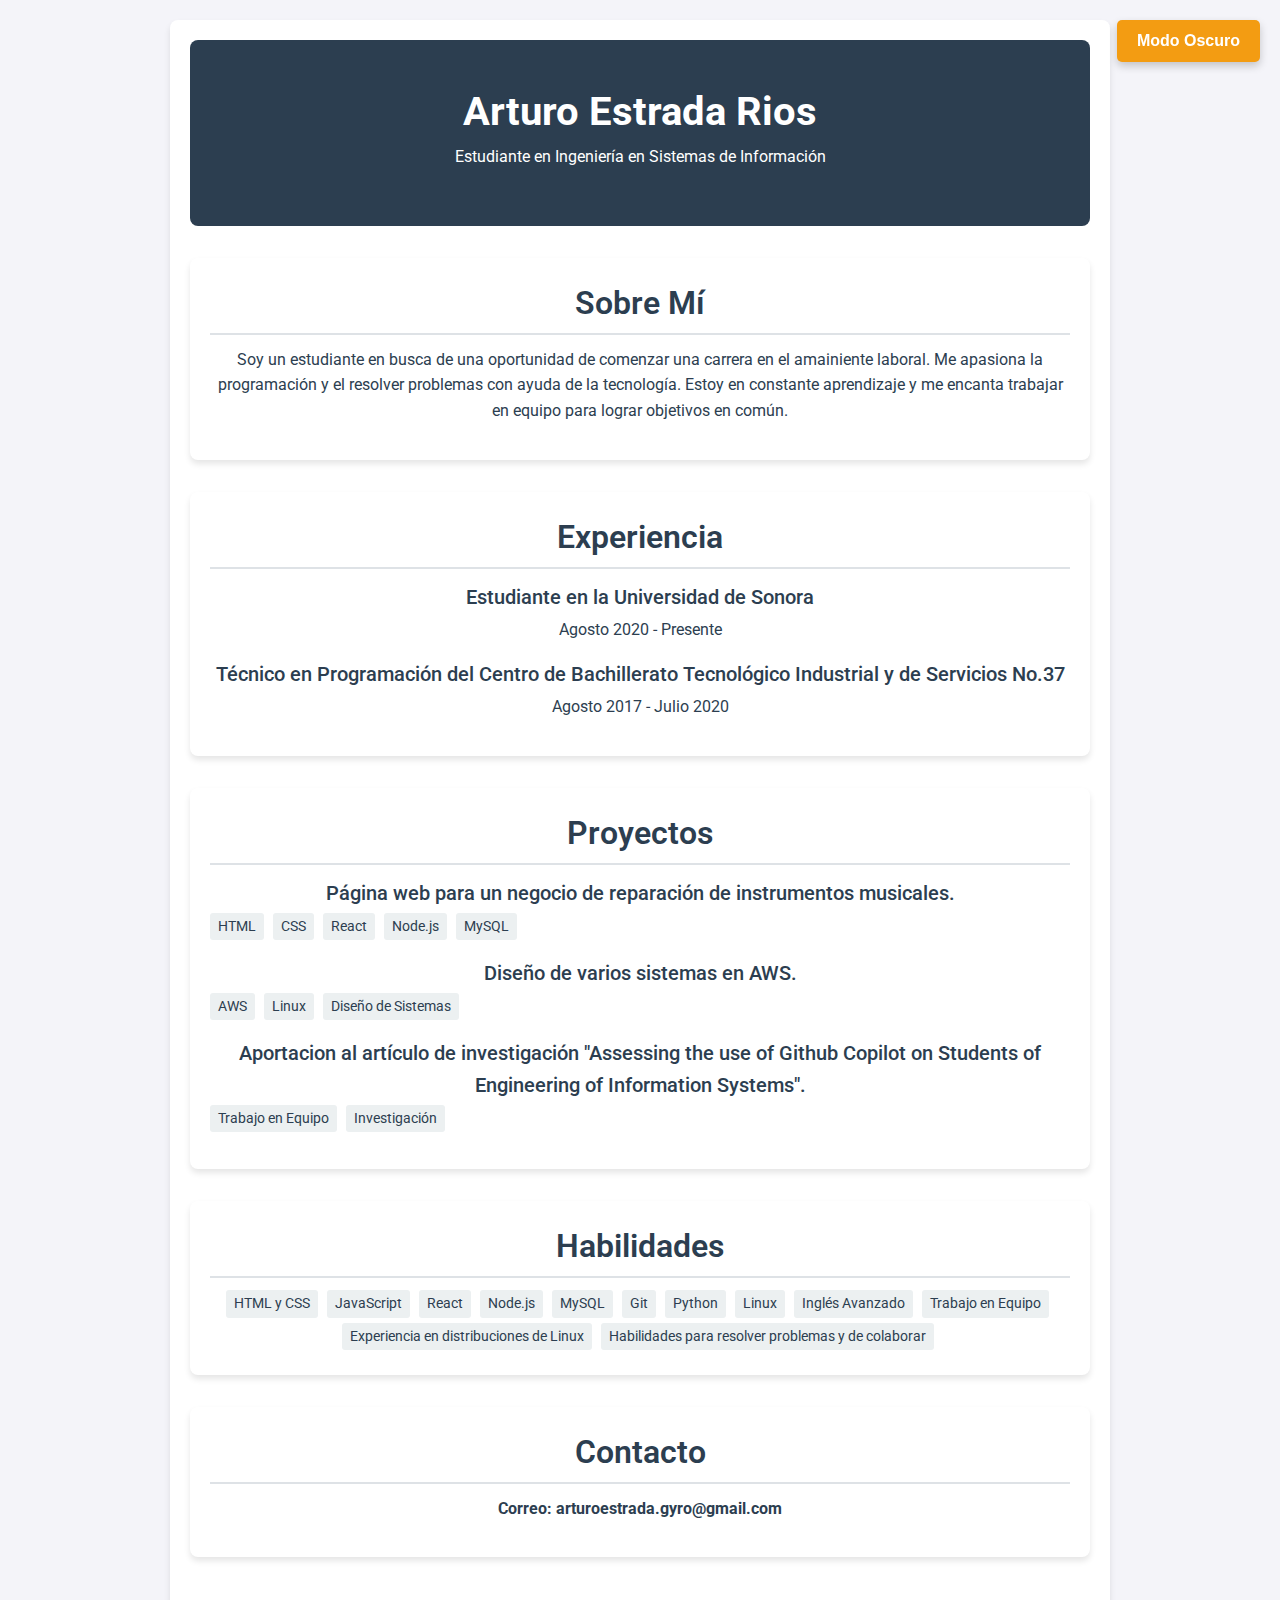
<file: index.html>
<!DOCTYPE html>
<html lang="es">
<head>
    <meta charset="UTF-8">
    <meta name="viewport" content="width=device-width, initial-scale=1.0">
    <title>MiniProyecto</title>
    <link rel="stylesheet" href="style.css">
    <link href="https://fonts.googleapis.com/css2?family=Roboto:wght@400;500;700&display=swap" rel="stylesheet">
</head>
<body>
    <div class="container">
        <header class="main">
            <h1>Arturo Estrada Rios</h1>
            <p>Estudiante en Ingeniería en Sistemas de Información</p>
            <button id="ModoOscuro" class="btn">Modo Oscuro </button>
        </header>

        <section id="info" class="main">
            <h2 class="titulo">Sobre Mí</h2>
            <p>
                Soy un estudiante en busca de una oportunidad de comenzar una carrera en el amainiente laboral. 
                Me apasiona la programación y el resolver problemas con ayuda de la tecnología. 
                Estoy en constante aprendizaje y me encanta trabajar en equipo para lograr objetivos en común. 
            </p>
        </section>

        <section id="experiencia" class="main">
            <h2 class="titulo">Experiencia</h2>
            <div class="estudio">
                <h4>Estudiante en la Universidad de Sonora</h4>
                <p>Agosto 2020 - Presente</p>
                
            </div>
            <div class="estudio">
                <h4>Técnico en Programación del Centro de Bachillerato Tecnológico Industrial y de Servicios No.37 </h4>
                <p>Agosto 2017 - Julio 2020</p>
            </div>
        </section>

        <section id="proyectos" class="main">
            <h2 class="titulo">Proyectos</h2>
            <div class="proyecto">
                <h4>Página web para un negocio de reparación de instrumentos musicales.</h4>
                <span class="tag">HTML</span>
                <span class="tag">CSS</span>
                <span class="tag">React</span>
                <span class="tag">Node.js</span>
                <span class="tag">MySQL</span>
            </div>
            <div class="proyecto">
                <h4>Diseño de varios sistemas en AWS.</h4>
                <span class="tag">AWS</span>
                <span class="tag">Linux</span>
                <span class="tag">Diseño de Sistemas</span>
            </div>
            <div class="proyecto">
                <h4>Aportacion al artículo de investigación "Assessing the use of Github Copilot on Students of Engineering of Information Systems".</h4>
                <span class="tag">Trabajo en Equipo</span>
                <span class="tag">Investigación</span>
            </div>
        </section>

        <section id="skills" class="main">
            <h2 class="titulo">Habilidades</h2>
            <div>
                <span class="tag">HTML y CSS</span>
                <span class="tag">JavaScript</span>
                <span class="tag">React</span>
                <span class="tag">Node.js</span>
                <span class="tag">MySQL</span>
                <span class="tag">Git</span>
                <span class="tag">Python</span>
                <span class="tag">Linux</span>
                <span class="tag">Inglés Avanzado</span>
                <span class="tag">Trabajo en Equipo </span>
                <span class="tag">Experiencia en distribuciones de Linux</span>
                <span class="tag">Habilidades para resolver problemas y de colaborar</span>

            </div>
        </section>
        <section id="contacto" class="main">
            <h2 class="titulo">Contacto</h2>
            <p>
                <strong>Correo: arturoestrada.gyro@gmail.com</strong>
    </div>
    <script src="script.js" type="text/javascript"></script>

</body>
</html>
</file>
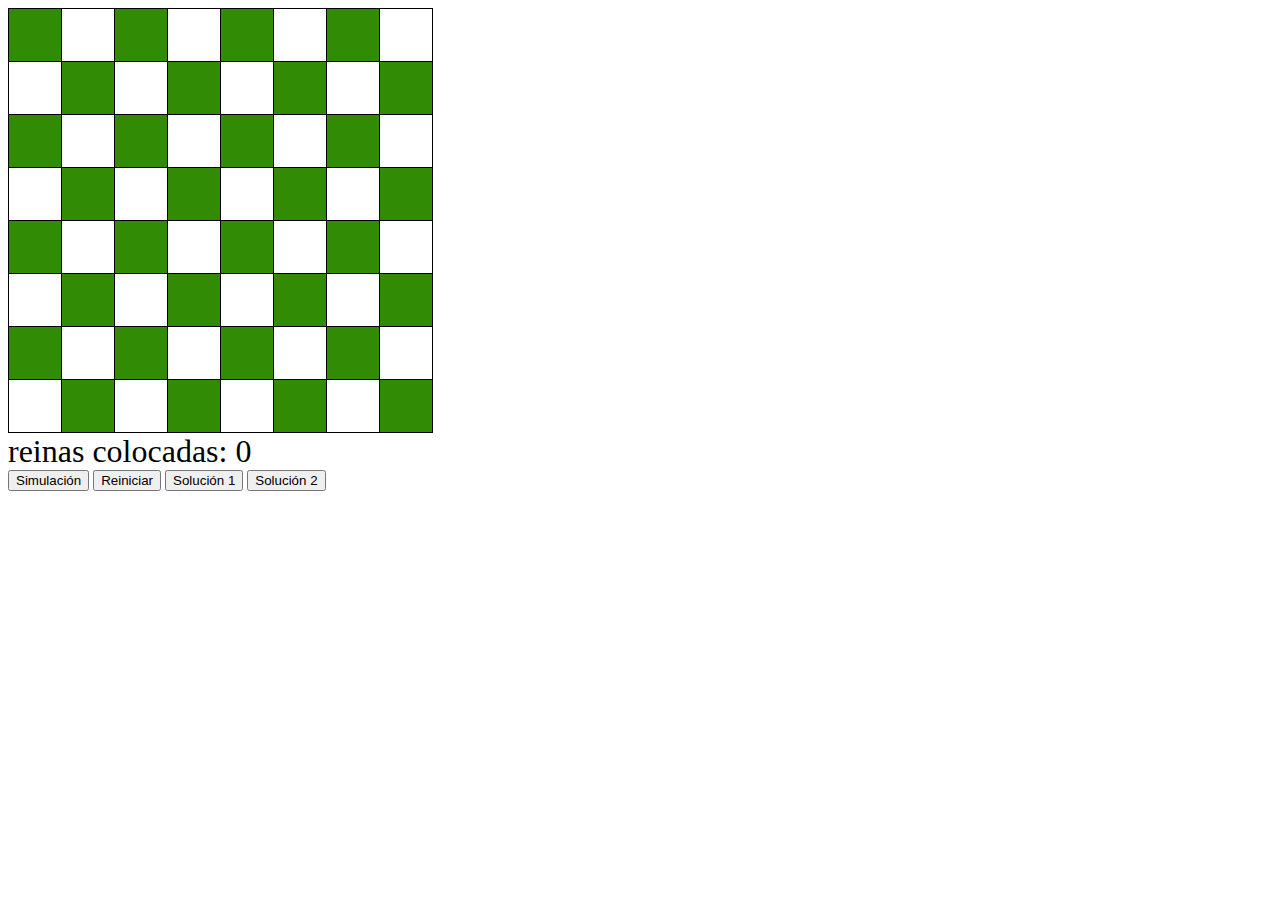
<file: ochoreinas.html>
<!DOCTYPE html>
<html lang="en">
<head>
    <meta charset="UTF-8">
    <meta http-equiv="X-UA-Compatible" content="IE=edge">
    <meta name="viewport" content="width=device-width, initial-scale=1.0">
    <title>Document</title>
    
    <style>
        table{
            border:1px solid;
            border-collapse: collapse;
            
        }
        tr{
            border:1px solid;
            border-collapse: collapse;
            
        }
        td{
            border:1px solid;
            border-collapse: collapse;
            width:50px;
            height: 50px;
        }
        tr:nth-child(even) td:nth-child(even), tr:nth-child(odd) td:nth-child(odd){
            background-color: rgb(50, 139, 5);
            
        }
        tr:nth-child(odd) td:nth-child(even), tr:nth-child(odd) td:nth-child(even){
            background-color: rgb(255, 255, 255);
            
        }
        div  {
            font-size: xx-large;
        }
           

    </style>
    <script>
        var contador=0;
        function celdaclick(ana){
            //Este if valida si la celda tiene imagen de fondo o no
            if((window.getComputedStyle(ana).backgroundImage)=="none" ) {
                if(contador != 8){
                    contador++; 
                    ana.style="background-image:url(./reina.png); background-size: cover;";
                } 
                
            }
            else {
                contador--;
                ana.style="background-image:none;";
            }
            document.getElementById("div_contador").innerHTML="reinascolocadas:"+ contador;
        }

        function simulacion(){
            alert("hola :D");
        }

        function reiniciar(cont){
            var celdas=document.getElementById("tabla_ajedrez").getElementsByTagName("td");
            for (let i = 0; i < celdas.length; i++) {
                celdas[i].style="backgroundImage:none";    
            }
            contador = cont;
            document.getElementById("div_contador").innerHTML="reinascolocadas:"+ contador;
        }

        function solucion1(){
            reiniciar(8);
            var celdas=document.getElementById("tabla_ajedrez");
            celdas.rows[0].cells[4].style="background-image:url(./reina.png); background-repeat:no-repeat; background-size: cover;";
            celdas.rows[1].cells[1].style="background-image:url(./reina.png); background-repeat:no-repeat; background-size: cover;";
            celdas.rows[2].cells[3].style="background-image:url(./reina.png); background-repeat:no-repeat; background-size: cover;";
            celdas.rows[3].cells[6].style="background-image:url(./reina.png); background-repeat:no-repeat; background-size: cover;";
            celdas.rows[4].cells[2].style="background-image:url(./reina.png); background-repeat:no-repeat; background-size: cover;";
            celdas.rows[5].cells[7].style="background-image:url(./reina.png); background-repeat:no-repeat; background-size: cover;";
            celdas.rows[6].cells[5].style="background-image:url(./reina.png); background-repeat:no-repeat; background-size: cover;";
            celdas.rows[7].cells[0].style="background-image:url(./reina.png); background-repeat:no-repeat; background-size: cover;";
            
        }

        function solucion2(){
            reiniciar(8);
            var celdas=document.getElementById("tabla_ajedrez");
            celdas.rows[0].cells[4].style="background-image:url(./reina.png); background-repeat:no-repeat; background-size: cover;";
            celdas.rows[1].cells[2].style="background-image:url(./reina.png); background-repeat:no-repeat; background-size: cover;";
            celdas.rows[2].cells[7].style="background-image:url(./reina.png); background-repeat:no-repeat; background-size: cover;";
            celdas.rows[3].cells[3].style="background-image:url(./reina.png); background-repeat:no-repeat; background-size: cover;";
            celdas.rows[4].cells[6].style="background-image:url(./reina.png); background-repeat:no-repeat; background-size: cover;";
            celdas.rows[5].cells[0].style="background-image:url(./reina.png); background-repeat:no-repeat; background-size: cover;";
            celdas.rows[6].cells[5].style="background-image:url(./reina.png); background-repeat:no-repeat; background-size: cover;";
            celdas.rows[7].cells[1].style="background-image:url(./reina.png); background-repeat:no-repeat; background-size: cover;";
            
        }
    </script>
</head>
<body>
    
    <table id="tabla_ajedrez">
        <tr>
            <td onclick="celdaclick(this)"> </td>
            <td onclick="celdaclick(this)"></td>
            <td onclick="celdaclick(this)"></td>
            <td onclick="celdaclick(this)"></td>
            <td onclick="celdaclick(this)"></td>
            <td onclick="celdaclick(this)"></td>
            <td onclick="celdaclick(this)"></td>
            <td onclick="celdaclick(this)"></td>
        </tr>

        <tr>
            
            <td ></td>
            <td onclick="celdaclick(this)"></td>
            <td onclick="celdaclick(this)"></td>
            <td onclick="celdaclick(this)"></td>
            <td onclick="celdaclick(this)"></td>
            <td onclick="celdaclick(this)"></td>
            <td onclick="celdaclick(this)"></td>
            <td onclick="celdaclick(this)"></td>
        </tr>
        <tr>
            <td onclick="celdaclick(this)"></td>
            <td onclick="celdaclick(this)"></td>
            <td onclick="celdaclick(this)"></td>
            <td onclick="celdaclick(this)"></td>
            <td onclick="celdaclick(this)"></td>
            <td onclick="celdaclick(this)"></td>
            <td onclick="celdaclick(this)"></td>
            <td onclick="celdaclick(this)"></td>
        </tr>
        <tr>
            <td onclick="celdaclick(this)"></td>
            <td onclick="celdaclick(this)"></td>
            <td onclick="celdaclick(this)"></td>
            <td onclick="celdaclick(this)"></td>
            <td onclick="celdaclick(this)"></td>
            <td onclick="celdaclick(this)"></td>
            <td onclick="celdaclick(this)"></td>
            <td onclick="celdaclick(this)"></td>
        </tr>
        <tr>
            <td onclick="celdaclick(this)"></td>
            <td onclick="celdaclick(this)"></td>
            <td onclick="celdaclick(this)"></td>
            <td onclick="celdaclick(this)"></td>
            <td onclick="celdaclick(this)"></td>
            <td onclick="celdaclick(this)"></td>
            <td onclick="celdaclick(this)"></td>
            <td onclick="celdaclick(this)"></td>
        </tr>
        <tr>
            <td onclick="celdaclick(this)"></td>
            <td onclick="celdaclick(this)"></td>
            <td onclick="celdaclick(this)"></td>
            <td onclick="celdaclick(this)"></td>
            <td onclick="celdaclick(this)"></td>
            <td onclick="celdaclick(this)"></td>
            <td onclick="celdaclick(this)"></td>
            <td onclick="celdaclick(this)"></td>
        </tr>
        <tr>
            <td onclick="celdaclick(this)"></td>
            <td onclick="celdaclick(this)"></td>
            <td onclick="celdaclick(this)"></td>
            <td onclick="celdaclick(this)"></td>
            <td onclick="celdaclick(this)"></td>
            <td onclick="celdaclick(this)"></td>
            <td onclick="celdaclick(this)"></td>
            <td onclick="celdaclick(this)"></td>
        </tr>
        <tr>
            <td onclick="celdaclick(this)"></td>
            <td onclick="celdaclick(this)"></td>
            <td onclick="celdaclick(this)"></td>
            <td onclick="celdaclick(this)"></td>
            <td onclick="celdaclick(this)"></td>
            <td onclick="celdaclick(this)"></td>
            <td onclick="celdaclick(this)"></td>
            <td onclick="celdaclick(this)"></td>
        </tr>
    </table>
    <div id="div_contador">
        reinas colocadas: 0
    </div>
    <button onclick="simulacion()">
        Simulación
    </button>
    <button onclick="reiniciar(0)">
        Reiniciar
    </button>
    <button onclick="solucion1()">
        Solución 1
    </button>
    <button onclick="solucion2()">
        Solución 2
    </button>

</body>
</html>
</file>
<file: style.css>
body {
    font-family: 'Roboto', Arial, sans-serif;
    background-color: #f4f4f9;
    color: #2c3e50;
    line-height: 1.6;
    margin: 0;
    padding: 0;
    display: flex;
    justify-content: center;
    align-items: center;
    min-height: 100vh;
}

.container {
    justify-content: center;
    max-width: 900px;
    width: 100%;
    padding: 20px;
    background-color: white;
    box-shadow: 0 4px 6px rgba(0, 0, 0, 0.1);
    border-radius: 8px;
    margin: 20px;
}

h1, h2, h3, h4 {
    margin: 0;
    text-align: center;
}

h1 {
    font-size: 2.5rem;
    font-weight: 700;
}

h2 {
    font-size: 2rem;
    font-weight: 600;
}

h3 {
    font-size: 1.5rem;
    font-weight: 500;
}

h4 {
    font-size: 1.25rem;
    font-weight: 500;
}

p {
    margin: 0 0 1rem;
    text-align: center;
}

a {
    color: black !important;
    text-decoration: none;
}

header {
    text-align: center;
    background-color: #2c3e50;
    color: white;
    padding: 40px 20px;
    border-radius: 8px;
    margin-bottom: 2rem;
}

section {
    text-align: center;
    margin-bottom: 2rem;
    padding: 20px;
    background-color: white;
    border-radius: 8px;
    box-shadow: 0 4px 6px rgba(0, 0, 0, 0.1);
}

.titulo {
    border-bottom: 2px solid #dee2e6;
    padding-bottom: 0.25rem;
    margin-bottom: 0.75rem;
    text-align: center;
}

.tag {
    background-color: #ecf0f1;
    color: #2c3e50;
    padding: 2px 8px;
    border-radius: 3px;
    font-size: 0.9em;
    margin-right: 5px;
    margin-bottom: 5px;
    display: inline-block;
}

.estudio, .proyecto {
    margin-bottom: 0.75rem;
    text-align: left; 
}

.estudio h4, .proyecto h4 {
    margin-bottom: 0.25rem;
}

ul {
    padding-left: 1.25rem;
    margin-bottom: 0.5rem;
    text-align: left; 
}

.btn {
    background-color: #2c3e50;
    color: white;
    padding: 10px 20px;
    border: none;
    border-radius: 4px;
    cursor: pointer;
    font-size: 1rem;
}

.btn:hover {
    background-color: #34495e;
}

.hidden {
    display: none;
}


@media screen and (min-width: 768px) {
    .two-column {
        column-count: 1;
        column-gap: 2rem;
    }
}


.cambiar {
    background-color: #121212;
    color: white;
}

.cambiar .container,
.cambiar section {
    background-color: #1e1e1e;
    box-shadow: 0 4px 6px rgba(255, 255, 255, 0.1);
}

.cambiar .tag {
    background-color: #2c3e50;
    color: white;
}

#ModoOscuro {
    position: fixed;
    top: 20px;
    right: 20px;
    background-color: #f39c12;
    color: white;
    padding: 12px 20px;
    border: none;
    border-radius: 5px;
    cursor: pointer;
    font-size: 1rem;
    font-weight: bold;
    box-shadow: 0px 4px 8px rgba(0, 0, 0, 0.2);
    transition: background-color 0.3s, transform 0.2s;
}

#ModoOscuro:hover {
    background-color: #e67e22;
    transform: scale(1.05);
}

.cambiar #ModoOscuro {
    background-color: #27ae60;
}

.cambiar #ModoOscuro:hover {
    background-color: #2ecc71;
}
</file>
